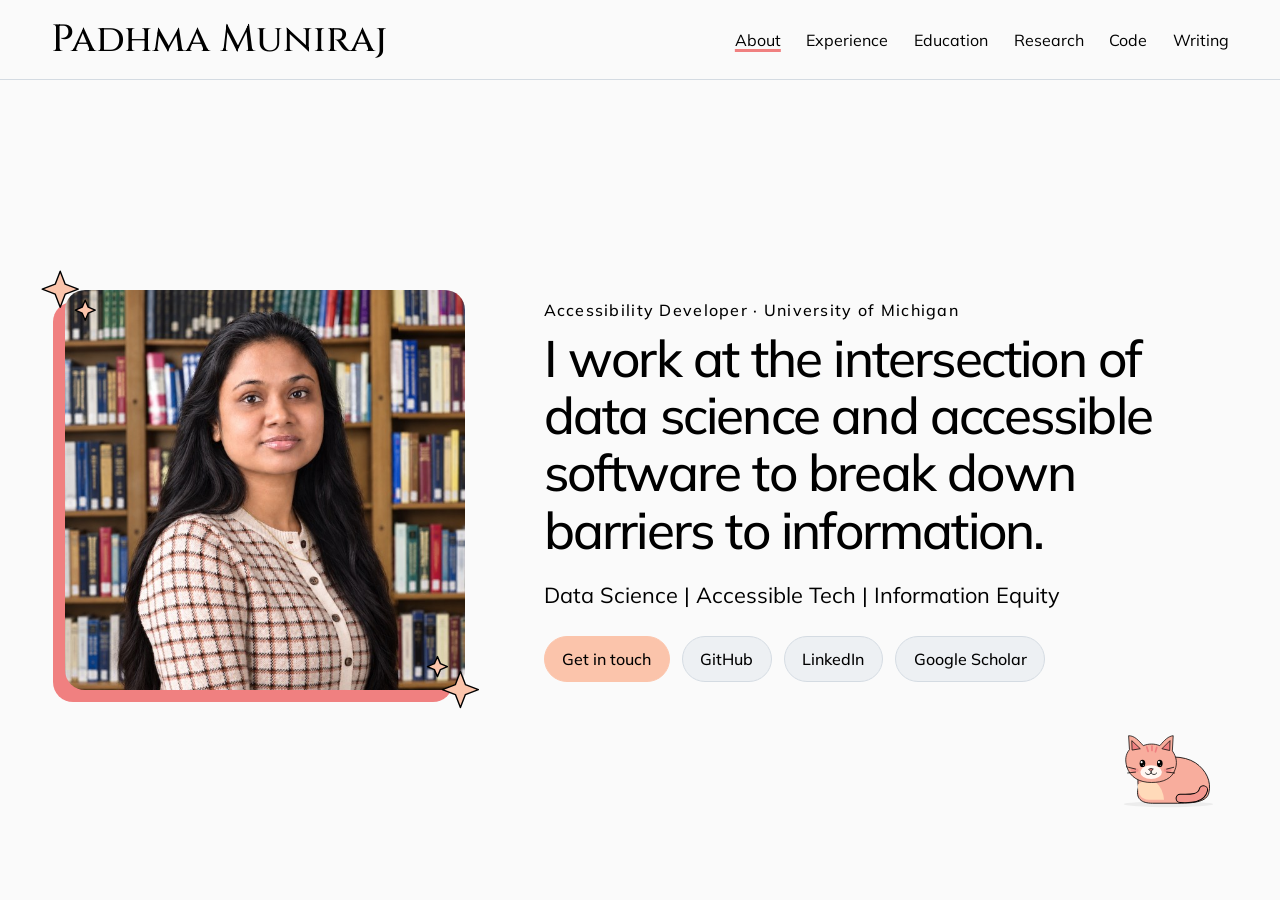
<file: index.html>
<!DOCTYPE html>
<html lang="en">
<head>
<meta charset="utf-8">
<meta name="viewport" content="width=device-width, initial-scale=1">
<title>Padhma Muniraj</title>
<meta name="description" content="Padhma Muniraj is a data scientist building accessible software and data tools to break down barriers to information. Explore her research, projects, and writing.">

<meta property="og:title" content="Padhma Muniraj — Data Scientist">
<meta property="og:description" content="Data science, accessible software, and information equity. Explore Padhma Muniraj’s research, open source projects, and technical writing.">
<meta property="og:type" content="profile">
<meta property="og:image" content="https://padhma.github.io/assets/padhma.jpg">
<meta property="og:image:alt" content="Padhma Muniraj">
<meta property="og:url" content="https://padhma.github.io/">
<meta name="twitter:card" content="summary_large_image">
<meta name="twitter:title" content="Padhma Muniraj — Data Scientist">
<meta name="twitter:description" content="Data Science | Accessible Tech | Information Equity">
<meta name="twitter:image" content="https://padhma.github.io/assets/padhma.jpg">
<link rel="canonical" href="https://padhma.github.io/">

<link rel="icon" href="assets/favicon.svg" type="image/svg+xml">

<link rel="preconnect" href="https://fonts.googleapis.com">
<link rel="preconnect" href="https://fonts.gstatic.com" crossorigin>
<link rel="stylesheet" href="https://fonts.googleapis.com/css2?family=Cinzel:wght@400;500;600&family=Mulish:wght@300;400;500;600;700&display=swap">

<link rel="stylesheet" href="style.css?v=53247de94712">
</head>

<body>

<a class="skip-link" href="#main">Skip to main content</a>

<header class="site-header">
  <div class="wrap header-inner">
    <a class="wordmark" href="index.html" aria-label="Padhma Muniraj — reload and return home">Padhma Muniraj</a>
    <nav aria-label="Main">
      <ul class="nav-list">
        <li><a href="#about">About</a></li>
        <li><a href="#experience">Experience</a></li>
        <li><a href="#education">Education</a></li>
        <li><a href="#research">Research</a></li>
        <li><a href="#code">Code</a></li>
        <li><a href="#writing">Writing</a></li>
      </ul>
    </nav>
  </div>
</header>

<main id="main">

  
  <section class="section section--intro" id="about" tabindex="-1" aria-labelledby="intro-h">
    <div class="wrap">

      <div class="intro-grid">

        <div class="intro-portrait">
          <img src="assets/padhma.jpg"
               alt="Padhma Muniraj, standing in front of a library bookshelf."
               width="640" height="640">
          <svg class="portrait-sparkles portrait-sparkles--top" viewBox="0 0 64 64" aria-hidden="true" focusable="false">
            <path class="forge-star portrait-star" d="m24 10 5 13 13 5-13 5-5 13-5-13-13-5 13-5Z"/>
            <path class="forge-star portrait-star" d="m49 39 3 7 7 3-7 3-3 7-3-7-7-3 7-3Z"/>
          </svg>
          <svg class="portrait-sparkles portrait-sparkles--bottom" viewBox="0 0 64 64" aria-hidden="true" focusable="false">
            <path class="forge-star portrait-star" d="m37 20 5 13 13 5-13 5-5 13-5-13-13-5 13-5Z"/>
            <path class="forge-star portrait-star" d="m14 5 3 7 7 3-7 3-3 7-3-7-7-3 7-3Z"/>
          </svg>
        </div>

        <div class="intro-text">
          <p class="eyebrow">Accessibility Developer · University of Michigan</p>
          <h1 id="intro-h">I work at the intersection of data science and accessible software to break down barriers to information.</h1>
          <p class="lede">Data Science | Accessible Tech | Information Equity</p>
          

          <ul class="action-row">
            <li><a class="btn btn--filled" href="mailto:padhma@umich.edu">Get in touch</a></li>
            <li><a class="btn btn--tonal" href="https://github.com/Padhma">GitHub</a></li>
            <li><a class="btn btn--tonal" href="https://www.linkedin.com/in/padhma-muniraj">LinkedIn</a></li>
            <li><a class="btn btn--tonal" href="https://scholar.google.com/citations?user=fTeH-1wAAAAJ&amp;hl=en">Google Scholar</a></li>
          </ul>

        </div>
      </div>
    </div>
    <div class="home-cat-stage" aria-hidden="true">
      <svg class="home-cat" viewBox="30 95 260 175" focusable="false">
        <defs>
          <g id="home-cat-face">
            <path class="cat-fur" d="M104 132c-5-16-3-29 6-40l-2-32c14 0 23 11 34 23 12-5 26-5 38 0 11-13 20-22 31-23l-2 35c10 14 12 29 6 44-7 20-27 29-54 29-28 0-50-12-57-36Z"/>
            <path class="cat-inner-ear" d="m116 72 19 18-18 3Zm87 0-18 18 17 4Z"/>
            <path class="cat-stripe" d="m150 86 3 10m9-12v10m11-7-3 10"/>
            <ellipse class="cat-muzzle" cx="160" cy="144" rx="25" ry="16"/>
            <g class="cat-eyes">
              <ellipse class="cat-eye" cx="140" cy="124" rx="6.5" ry="8.5"/>
              <ellipse class="cat-eye" cx="180" cy="124" rx="6.5" ry="8.5"/>
              <circle class="cat-eye-shine" cx="138" cy="121" r="2.4"/>
              <circle class="cat-eye-shine" cx="178" cy="121" r="2.4"/>
              <circle class="cat-eye-shine" cx="142" cy="128" r="1.1"/>
              <circle class="cat-eye-shine" cx="182" cy="128" r="1.1"/>
            </g>
            <ellipse class="cat-blush" cx="122" cy="140" rx="9" ry="5"/>
            <ellipse class="cat-blush" cx="198" cy="140" rx="9" ry="5"/>
            <path class="cat-nose" d="M155 137q5-3 10 0l-5 5Z"/>
            <path class="cat-face-line" d="M160 142v4m0 0q-7 8-13 0m13 0q7 8 13 0M124 137l-16-4m16 11-18 2m90-9 16-4m-16 11 18 2"/>
          </g>
        </defs>
        <ellipse class="cat-ground" cx="167" cy="258" rx="91" ry="6"/>
        <g class="cat-scene">
          <g class="cat-stretch-pose">
            <g class="cat-stretch-body">
              <path class="cat-tail-edge" d="M220 168c36-16 26-49 44-65"/>
              <path class="cat-tail-fill" d="M220 168c36-16 26-49 44-65"/>
              <path class="cat-fur" d="M100 199c28-31 49-62 91-61 33 0 47 21 42 48l-10 61q-4 10-17 4l-2-47c-24 8-48 6-67 18l-51 29q-18 8-27-1Z"/>
              <path class="cat-belly" d="M106 216q61-40 99-27l-1 15c-24 8-48 6-67 18l-51 29-16-3Z"/>
              <path class="cat-soft-paw" d="M118 218 68 253q-16 8-24-2-2-5 6-9l51-43Z"/>
            </g>
            <g class="cat-stretch-head" transform="translate(-25 113) scale(.65)">
              <use href="#home-cat-face"/>
              <rect class="cat-eye-cover" x="130" y="112" width="61" height="21" rx="8"/>
              <path class="cat-face-line" d="M133 124q7-8 14 0m26 0q7-8 14 0"/>
            </g>
          </g>
          <g class="cat-loaf-pose">
            <path class="cat-fur" d="M106 223c-5-24 6-46 29-54 25-9 63-11 87 5 21 14 33 38 27 61-4 17-26 21-63 21h-51c-23 0-36-9-29-33Z"/>
            <path class="cat-belly" d="M105 218q14-14 38-3 13 12 15 34h-31q-23-1-22-31Z"/>
            <path class="cat-tail-edge" d="M238 229c-4 17-24 18-47 17"/>
            <path class="cat-tail-fill" d="M238 229c-4 17-24 18-47 17"/>
            <g transform="translate(-9 66) scale(.88)">
              <use href="#home-cat-face"/>
            </g>
          </g>
        </g>
      </svg>
    </div>
  </section>

  
  <section class="section section--tint" id="experience" tabindex="-1" aria-labelledby="experience-h">
    <div class="wrap">
      <p class="section-eyebrow">Experience</p>
      <h2 id="experience-h" class="section-title">Where I've been</h2>


      <div class="experience-roadmap" tabindex="0" role="region" aria-label="Career roadmap from Odessa to the University of Michigan">
        <svg class="roadmap-paths" aria-hidden="true" focusable="false"></svg>
        <svg class="roadmap-doodle roadmap-doodle--current" viewBox="0 0 140 90" aria-hidden="true" focusable="false"><defs><mask id="flight-reveal-current" maskUnits="userSpaceOnUse" x="-12" y="-12" width="164" height="114"><path class="doodle-reveal" d="M4 82C28 68 40 45 27 36C5 20 5 61 37 63C65 64 77 30 61 22C43 12 40 47 66 48C90 51 100 34 108 24" pathLength="1" fill="none" stroke="white" stroke-width="8" stroke-linecap="round"/></mask></defs><path mask="url(#flight-reveal-current)" class="doodle-trail" d="M4 82C28 68 40 45 27 36C5 20 5 61 37 63C65 64 77 30 61 22C43 12 40 47 66 48C90 51 100 34 108 24"/><g class="doodle-airplane"><path class="doodle-paper" d="m99 24 35-19-11 39-10-15-14-5Z"/><path class="doodle-fold" d="m113 29 21-24-17 30-4-6Z"/></g></svg>
        <svg class="roadmap-doodle roadmap-doodle--start" viewBox="0 0 140 90" aria-hidden="true" focusable="false"><defs><mask id="flight-reveal-start" maskUnits="userSpaceOnUse" x="-12" y="-12" width="164" height="114"><path class="doodle-reveal" d="M4 82C28 68 40 45 27 36C5 20 5 61 37 63C65 64 77 30 61 22C43 12 40 47 66 48C90 51 100 34 108 24" pathLength="1" fill="none" stroke="white" stroke-width="8" stroke-linecap="round"/></mask></defs><path mask="url(#flight-reveal-start)" class="doodle-trail" d="M4 82C28 68 40 45 27 36C5 20 5 61 37 63C65 64 77 30 61 22C43 12 40 47 66 48C90 51 100 34 108 24"/><g class="doodle-airplane"><path class="doodle-paper" d="m99 24 35-19-11 39-10-15-14-5Z"/><path class="doodle-fold" d="m113 29 21-24-17 30-4-6Z"/></g></svg>
        <ol class="roadmap-stops">
        <li class="roadmap-stop roadmap-stop--tier-1">
          <article class="experience-chip">
            <p class="chip experience-date">Jul 2025 — Present</p>
            <h3 class="experience-role">Accessibility Developer</h3>
            <p class="experience-org">University of Michigan · Ann Arbor, MI</p>
            
            
          </article>
        </li>

        <li class="roadmap-stop roadmap-stop--tier-3">
          <article class="experience-chip">
            <p class="chip experience-date">Jan 2025 — Apr 2025</p>
            <h3 class="experience-role">Graduate Student Project Manager</h3>
            <p class="experience-org">Accessibility Remediation Program, University of Michigan · Ann Arbor, MI</p>
            
          </article>
        </li>

        <li class="roadmap-stop roadmap-stop--tier-2">
          <article class="experience-chip">
            <p class="chip experience-date">Dec 2024 — Apr 2025</p>
            <h3 class="experience-role">Research Assistant</h3>
            <p class="experience-org">School of Information, University of Michigan · Ann Arbor, MI</p>
            
          </article>
        </li>

        <li class="roadmap-stop roadmap-stop--tier-3">
          <article class="experience-chip">
            <p class="chip experience-date">Aug 2023 — Dec 2024</p>
            <h3 class="experience-role">Graduate Student Coach</h3>
            <p class="experience-org">Academic Support and Access Partnerships, University of Michigan · Ann Arbor, MI</p>
            
          </article>
        </li>

        <li class="roadmap-stop roadmap-stop--tier-2">
          <article class="experience-chip">
            <p class="chip experience-date">Jul 2022 — May 2023</p>
            <h3 class="experience-role">Independent Researcher</h3>
            <p class="experience-org">Anna University · India</p>
            
            
          </article>
        </li>

        <li class="roadmap-stop roadmap-stop--tier-3">
          <article class="experience-chip">
            <p class="tl-concurrent">Alongside IBM</p>
            <p class="chip experience-date">Aug 2021 — Dec 2022</p>
            <h3 class="experience-role">Technical Advisor</h3>
            <p class="experience-org"><abbr title="Mobile &amp; Web Application Development Lab">Mobile &amp; Web App Lab</abbr> · <abbr title="Bannari Amman Institute of Technology">BIT</abbr></p>
            
          </article>
        </li>

        <li class="roadmap-stop roadmap-stop--tier-1">
          <article class="experience-chip">
            <p class="chip experience-date">May 2020 — Jun 2022</p>
            <h3 class="experience-role">Software Engineer</h3>
            <p class="experience-org">IBM · Bengaluru, India</p>
            
            
          </article>
        </li>

        <li class="roadmap-stop roadmap-stop--tier-3">
          <article class="experience-chip">
            <p class="chip experience-date">May 2019 — Apr 2020</p>
            <h3 class="experience-role">Full-stack Developer</h3>
            <p class="experience-org">Freelance · Bengaluru, India</p>
            
          </article>
        </li>

        <li class="roadmap-stop roadmap-stop--tier-1">
          <article class="experience-chip">
            <p class="chip experience-date">Jul 2018 — Apr 2019</p>
            <h3 class="experience-role">Software Development Engineer, R&amp;D</h3>
            <p class="experience-org">Odessa · Bengaluru, India</p>
            
          </article>
        </li>
        </ol>
      </div>
    </div>
  </section>

  
  <section class="section" id="education" tabindex="-1" aria-labelledby="education-h">
    <div class="wrap">
      <p class="section-eyebrow">Education</p>
      <div class="education-heading">
        <h2 id="education-h" class="section-title">Where I learned</h2>
        <svg class="education-globe" viewBox="0 0 180 200" aria-hidden="true" focusable="false">
          <defs><clipPath id="education-earth-clip"><circle cx="90" cy="76" r="54"/></clipPath></defs>
          <path class="globe-frame" d="M65 12A70 70 0 0 1 115 141M70 18l-5-9m45 125 6 11M90 146v23m0-7c-3 12-18 10-23 17h46c-5-7-20-5-23-17Z"/>
          <g transform="rotate(-15 90 76)">
            <circle class="globe-ocean" cx="90" cy="76" r="54"/>
            <g clip-path="url(#education-earth-clip)">
              <g class="globe-land" data-globe-land></g>
              <g class="globe-grid" data-globe-grid></g>
            </g>
            <circle class="globe-outline" cx="90" cy="76" r="54"/>
          </g>
          <path class="globe-base" d="M66 179h48"/>
        </svg>
      </div>
      <ul class="education-grid">
        <li class="education-card pub-card">
          <h3>University of Michigan</h3>
          <p class="education-degree">Master of Science in Data Science</p>
          <p>Ann Arbor, Michigan, USA</p>
          <div class="education-meta">
            <p>Aug 2023 – May 2025</p>
            <span class="chip education-gpa">GPA: 3.787/4.0</span>
          </div>
        </li>
        <li class="education-card pub-card">
          <h3>Anna University</h3>
          <p class="education-degree">Bachelor of Technology in Information Technology</p>
          <p>Tamil Nadu, India</p>
          <div class="education-meta">
            <p>Aug 2015 – Apr 2019</p>
            <span class="chip education-gpa">GPA: 3.79/4.0</span>
          </div>
          <p class="education-honor"><span class="chip chip--award award-chip">Top Ranking Student Gold Medal</span></p>
        </li>
      </ul>
    </div>
  </section>

  
  <section class="section" id="research" tabindex="-1" aria-labelledby="research-h">
    <div class="wrap">
      <p class="section-eyebrow">Published Research</p>
      <div class="papers-atom-heading">
        <h2 id="research-h" class="section-title">What I've investigated</h2>
        <svg class="papers-atom" viewBox="0 0 180 180" aria-hidden="true" focusable="false">
          <g class="atom-orbit" transform="rotate(0 90 90)">
            <ellipse class="atom-ring" cx="90" cy="90" rx="24" ry="68"/>
            <path class="atom-trail"/><path class="atom-trail"/>
            <circle class="atom-electron" cx="114" cy="90" r="4"/>
            <circle class="atom-electron" cx="66" cy="90" r="4"/>
          </g>
          <g class="atom-orbit" transform="rotate(60 90 90)">
            <ellipse class="atom-ring" cx="90" cy="90" rx="24" ry="68"/>
            <path class="atom-trail"/><path class="atom-trail"/>
            <circle class="atom-electron" cx="90" cy="158" r="4"/>
            <circle class="atom-electron" cx="90" cy="22" r="4"/>
          </g>
          <g class="atom-orbit" transform="rotate(120 90 90)">
            <ellipse class="atom-ring" cx="90" cy="90" rx="24" ry="68"/>
            <path class="atom-trail"/><path class="atom-trail"/>
            <circle class="atom-electron" cx="107" cy="138" r="4"/>
            <circle class="atom-electron" cx="73" cy="42" r="4"/>
          </g>
          <circle class="atom-halo" cx="90" cy="90" r="16"/>
          <circle class="atom-nucleus" cx="90" cy="90" r="9"/>
        </svg>
      </div>

      <div class="collection" id="paper-collection" data-shelf tabindex="0" role="region" aria-label="Publications"><ol class="pub-list">

        <li class="pub">
          <article class="pub-card">
            <p class="pub-year">2023</p>
            <h3 class="pub-title">
              <a href="https://www.sciencedirect.com/science/article/pii/S2666603023000027">
                HNTSumm: Hybrid text summarization of transliterated news articles
              </a>
            </h3>
            <p class="pub-meta">
              Padhma Muniraj, K. R. Sabarmathi, R. Leelavathi<br>
              <em>International Journal of Intelligent Networks</em> · Elsevier · March 2023
            </p>
            <p class="pub-venue">International Journal of Intelligent Networks · 2023</p>
            
            <p><span class="chip badge">Cited 27 times</span></p>
          </article>
        </li>

        <li class="pub">
          <article class="pub-card">
            <p class="pub-year">2022</p>
            <h3 class="pub-title">
              <a href="https://tnsroindia.org.in/JOURNAL/issue73/ISSUE%2073%20-%20FULL%20TEXT%20PART%2003.pdf">
                Classification of Outdoor Natural Scenes using Discrete Wavelet Transform
                and Resilient and RBF ANN Classifiers
              </a>
            </h3>
            <p class="pub-meta">
              S. Sundara Murthy, Padhma Muniraj, Amitabh Wahi<br>
              <em>Indian Journal of Natural Sciences</em> · Vol. 13, Issue 73 · August 2022
            </p>
            <p class="pub-venue">Indian Journal of Natural Sciences · 2022</p>
            
          </article>
        </li>

      </ol></div>

      <p class="section-footer">
        <a class="link-arrow" href="https://scholar.google.com/citations?user=fTeH-1wAAAAJ&amp;hl=en">
          Full publication list on Google Scholar
        </a>
      </p>
    </div>
  </section>

  
  <section class="section section--tint" id="code" tabindex="-1" aria-labelledby="code-h">
    <div class="wrap">
      <p class="section-eyebrow">Open Source Projects</p>
      <div class="projects-heading">
        <h2 id="code-h" class="section-title">Things I've built</h2>
        <svg class="projects-forge" viewBox="0 0 280 210" aria-hidden="true" focusable="false">
          <defs><clipPath id="forge-above-stone"><path d="M0 0h280v146H0Z"/></clipPath></defs>
          <g clip-path="url(#forge-above-stone)">
            <g class="forge-sword">
              <path class="sword-blade" d="m145 17 10 22-2 63h-16l-2-63Z"/>
              <path class="sword-ridge" d="M145 22v78"/>
              <path class="sword-guard" d="m123 100 22 4 22-4 2 8-24 4-24-4Z"/>
              <path class="sword-grip" d="M140 111h10v23h-10Z"/>
              <path class="sword-detail" d="m141 116 8 3m-8 3 8 3m-8 3 8 3"/>
              <path class="sword-pommel" d="m145 133 8 5-8 6-8-6Z"/>
            </g>
          </g>
          <g class="forge-stone">
            <path class="stone-face" d="m68 148 153 1-9 35-133 3Z"/>
            <path class="stone-side" d="m201 135 20 14-9 35-17-14Z"/>
            <path class="stone-top" d="m78 135 123 0 20 14-153-1Z"/>
            <path class="stone-detail" d="m96 155 7 8-4 11m70-16-5 6 8 7m-56 9 19-1m53-3 8-1"/>
          </g>
          <g class="forge-hammer">
            <path class="hammer-handle" d="m70 74 4-4 46 49-4 4Z"/>
            <g transform="rotate(-40 118 121)">
              <rect class="hammer-head" x="95" y="109" width="46" height="24" rx="3"/>
              <path class="hammer-detail" d="M101 113v16m34-16v16"/>
            </g>
          </g>
          <g class="forge-impact">
            <path d="m113 126-5-9m18 7 5-9m-29 21-11-3m45-3 10-6"/>
            <path class="impact-accent" d="m117 119 3-9m-21 14-5-5"/>
          </g>
          <g class="forge-stars">
            <path class="forge-star" d="m119 48 3 7 7 3-7 3-3 7-3-7-7-3 7-3Z"/>
            <path class="forge-star" d="m177 26 2 6 6 2-6 2-2 6-2-6-6-2 6-2Z"/>
            <path class="forge-star" d="m178 82 3 6 6 3-6 2-3 7-2-7-7-2 7-3Z"/>
          </g>
        </svg>
      </div>

      <ul class="card-grid">

        <li class="card card--feature">
          <p class="chip chip--award card-flag award-chip">Adopted by multiple U.S. universities</p>
          <h3 class="card-title">
            <a href="https://github.com/Padhma/research-guides-pa11y">Research Guides Pa11y</a>
          </h3>
          <p class="card-text">Comprehensive WCAG 2.1 AA automated compliance scanner for Research Guides. Built for the University of Michigan Library, this tool is designed to work on any LibGuides CMS instance (version 2 and later).</p>
          <p class="card-tags"><span class="chip">Python</span><span class="chip">axe-core</span><span class="chip">WCAG 2.1 AA</span></p>
        </li>

        <li class="card">
          <h3 class="card-title">
            <a href="https://github.com/Padhma/capstone">Structured Search with LLM Agents</a>
          </h3>
          <p class="card-text">A research project investigating whether classical tree-based search algorithms (DFS, BFS, A*) can make LLM-driven web navigation agents more robust and efficient.</p>
          <p class="card-tags"><span class="chip">Python</span><span class="chip">PyMC</span><span class="chip">Selenium</span></p>
        </li>

        <li class="card">
          <h3 class="card-title">
            <a href="https://github.com/Padhma/spotify-clustering">Spotify Clustering</a>
          </h3>
          <p class="card-text">A Bayesian unsupervised learning study that uncovers latent structure in Spotify track features using two probabilistic clustering approaches: Bayesian Gaussian Mixture Models (B-GMM) and Hierarchical Bayesian Mixture Models (HBMM), applied to a stratified sample of 40,000 tracks across 125 genres.</p>
          <p class="card-tags"><span class="chip">PyMC</span><span class="chip">Bayesian</span><span class="chip">PCA</span></p>
        </li>

      </ul>

      <p class="section-footer">
        <a class="link-arrow" href="https://github.com/Padhma">More on GitHub</a>
      </p>
    </div>
  </section>

  
  <section class="section" id="writing" tabindex="-1" aria-labelledby="writing-h">
    <div class="wrap">

      <div class="shelf-head">
        <div class="writing-heading">
          <p class="section-eyebrow">Writing</p>
          <h2 id="writing-h" class="section-title">Things I've unpacked</h2>
        <svg class="papers-writing" viewBox="0 0 300 210" aria-hidden="true" focusable="false">
          <g class="paper-stack">
            <path class="writing-paper" d="m18 159 98-14 58 27-98 19Z"/>
            <path class="writing-paper" d="m18 155 98-14 58 27-98 19Z"/>
            <path class="writing-paper" d="m18 151 98-14 58 27-98 19Z"/>
            <path class="writing-paper" d="m18 147 98-14 58 27-98 19Z"/>
            <path class="paper-crease" d="m53 153 51-8m-42 15 65-10"/>
          </g>
          <g class="ink-bottle">
            <path class="ink-bottle-body" d="M190 153v-9h22v9c8 3 12 9 10 17l-3 19c-6 5-25 5-31 0l-3-19c-2-8 1-14 5-17Z"/>
            <path class="ink-bottle-cap" d="M187 142q14-5 28 0v7h-28Z"/>
            <ellipse class="ink-bottle-mouth" cx="201" cy="145" rx="9" ry="2.4"/>
            <path class="ink-bottle-shine" d="M192 162q-4 8-1 15"/>
          </g>
          <g class="papers-quill">
            <path class="quill-feather" d="M112 132c-1-21 6-44 17-63l-1 15 13-28-3 15c11-25 24-43 39-49 9-4 18-3 24 1-4 23-18 44-36 59l15-5c-12 15-26 25-43 32l15-2c-13 14-28 21-40 25Z"/>
            <path class="quill-detail" d="M113 132q24-68 76-101m-65 80-3-14m13-8-1-15m7 31 15-9m-10-18 14-12"/>
            <path class="quill-nib" d="m103 154 7-23 12-7-7 22-12 8Z"/>
            <path class="quill-nib-slit" d="m103 154 10-17"/>
            <circle class="quill-nib-hole" cx="113" cy="135" r="1.6"/>
          </g>
        </svg>
        </div>
        <div class="shelf-nav" hidden>
          <button type="button" class="icon-btn" data-shelf-prev aria-controls="story-shelf"
                  aria-label="Scroll articles left">
            <svg viewBox="0 0 24 24" aria-hidden="true" focusable="false">
              <path d="M15 5l-7 7 7 7" fill="none" stroke="currentColor" stroke-width="2"
                    stroke-linecap="round" stroke-linejoin="round"/>
            </svg>
          </button>
          <button type="button" class="icon-btn" data-shelf-next aria-controls="story-shelf"
                  aria-label="Scroll articles right">
            <svg viewBox="0 0 24 24" aria-hidden="true" focusable="false">
              <path d="M9 5l7 7-7 7" fill="none" stroke="currentColor" stroke-width="2"
                    stroke-linecap="round" stroke-linejoin="round"/>
            </svg>
          </button>
        </div>
      </div>
      

      <div class="shelf" id="story-shelf" data-shelf tabindex="0" role="region"
           aria-label="Medium articles. Scroll with the arrow keys or the buttons above.">
        <ul class="shelf-track">

          <li class="story">
            <a href="https://medium.com/swlh/3-ways-to-filter-pandas-dataframe-by-column-values-dfb6609b31de">
              <p class="story-pub chip">The Startup</p>
              <h3 class="story-title">3 ways to filter a pandas DataFrame by column values</h3>
              <p class="story-sub" data-source="subtitle">Some flexible approaches to combine multiple filters</p>
              <img class="story-img" loading="lazy" referrerpolicy="no-referrer" alt=""
                   src="https://miro.medium.com/v2/da:true/resize:fit:800/0*gDllw_3KFB_6BrPA">
              <p class="story-date">May 2020</p>
            </a>
          </li>

          <li class="story">
            <a href="https://medium.com/data-science/nitty-gritty-of-advanced-indexing-in-pandas-9850b2d50220">
              <p class="story-pub chip">Towards Data Science</p>
              <h3 class="story-title">Nitty-gritty of advanced indexing in pandas</h3>
              <p class="story-sub" data-source="subtitle">Why Multi-level Indexing is not as daunting as it seems</p>
              <img class="story-img" loading="lazy" referrerpolicy="no-referrer" alt=""
                   src="https://miro.medium.com/v2/da:true/resize:fit:800/0*homoXeHnSxOP3U6X">
              <p class="story-date">April 2020</p>
            </a>
          </li>

          <li class="story">
            <a href="https://medium.com/data-science/timestamp-vs-timedelta-vs-time-period-afad0a48a7d1">
              <p class="story-pub chip">Towards Data Science</p>
              <h3 class="story-title">Timestamp vs. Timedelta vs. Time Period</h3>
              <p class="story-sub" data-source="existing">Understanding pandas time series data structures.</p>
              <img class="story-img" loading="lazy" referrerpolicy="no-referrer" alt=""
                   src="https://miro.medium.com/v2/da:true/resize:fit:800/0*goF0VXkYxghil5Zt">
              <p class="story-date">June 2020</p>
            </a>
          </li>

          <li class="story">
            <a href="https://medium.com/better-programming/recreating-githubs-contribution-graph-using-python-flask-and-google-sheets-73ce9c096784">
              <p class="story-pub chip">Better Programming</p>
              <h3 class="story-title">Recreate GitHub's contribution graph using Flask and Google Sheets</h3>
              <p class="story-sub" data-source="subtitle">Consistency breeds consistency</p>
              <img class="story-img" loading="lazy" referrerpolicy="no-referrer" alt=""
                   src="https://miro.medium.com/v2/resize:fit:800/1*xrVcailxD9lfjXcseQXMQA.png">
              <p class="story-date">April 2020</p>
            </a>
          </li>

          <li class="story">
            <a href="https://medium.com/@padhmamuniraj/visualizing-qs-world-university-rankings-92cb9f4357ef">
              <p class="story-pub chip">Medium</p>
              <h3 class="story-title">Visualizing QS World University Rankings</h3>
              <p class="story-sub" data-source="subtitle">Exploring the educational institutions around the world from 2017 to 2022</p>
              <img class="story-img" loading="lazy" referrerpolicy="no-referrer" alt=""
                   src="https://miro.medium.com/v2/da:true/resize:fit:800/0*4niEaYKAbM9E4phY">
              <p class="story-date">February 2022</p>
            </a>
          </li>

          <li class="story">
            <a href="https://medium.com/analytics-vidhya/3-ways-to-deal-with-settingwithcopywarning-in-pandas-f06bfbd0a86b">
              <p class="story-pub chip">Analytics Vidhya</p>
              <h3 class="story-title">3 ways to deal with SettingWithCopyWarning in pandas</h3>
              <p class="story-sub" data-source="excerpt">It doesn’t pay to ignore warnings. Even when they don’t make sense.</p>
              <img class="story-img" loading="lazy" referrerpolicy="no-referrer" alt=""
                   src="https://miro.medium.com/v2/resize:fit:800/1*nQ46cij3YyfarLPbFyoYoQ.png">
              <p class="story-date">December 2021</p>
            </a>
          </li>

          <li class="story">
            <a href="https://medium.com/analytics-vidhya/loss-functions-to-evaluate-regression-models-8dac47e327e2">
              <p class="story-pub chip">Analytics Vidhya</p>
              <h3 class="story-title">Loss functions to evaluate regression models</h3>
              <p class="story-sub" data-source="excerpt">There are many loss functions for evaluating regression models.</p>
              <img class="story-img" loading="lazy" referrerpolicy="no-referrer" alt=""
                   src="https://miro.medium.com/v2/resize:fit:800/1*5rXejhcKLorK7JiXnQH-tg.jpeg">
              <p class="story-date">December 2021</p>
            </a>
          </li>

          <li class="story">
            <a href="https://medium.com/analytics-vidhya/analyzing-popular-repositories-on-github-f6ee81e7ad4e">
              <p class="story-pub chip">Analytics Vidhya</p>
              <h3 class="story-title">Analyzing popular repositories on GitHub</h3>
              <p class="story-sub" data-source="excerpt">By analyzing the repositories on GitHub, we can get valuable insights.</p>
              <img class="story-img" loading="lazy" referrerpolicy="no-referrer" alt=""
                   src="https://miro.medium.com/v2/resize:fit:800/1*DbJrZ73enNNmnB_UxBDcmQ.jpeg">
              <p class="story-date">July 2021</p>
            </a>
          </li>

          <li class="story">
            <a href="https://medium.com/analytics-vidhya/10-ted-talks-that-will-inspire-every-data-professional-9b42037bcec1">
              <p class="story-pub chip">Analytics Vidhya</p>
              <h3 class="story-title">10 TED talks that will inspire every data professional</h3>
              <p class="story-sub" data-source="excerpt">Can we save lives using data? How innovative are we with data?</p>
              <img class="story-img" loading="lazy" referrerpolicy="no-referrer" alt=""
                   src="https://miro.medium.com/v2/resize:fit:800/1*pgoMKxVWVPmB8n3pQjduEg.png">
              <p class="story-date">May 2021</p>
            </a>
          </li>

          <li class="story">
            <a href="https://medium.com/analytics-vidhya/python-3-9-is-out-explore-7-exciting-python-3-9-features-that-you-should-know-5300b08eca81">
              <p class="story-pub chip">Analytics Vidhya</p>
              <h3 class="story-title">7 exciting Python 3.9 features you should know</h3>
              <p class="story-sub" data-source="excerpt">This article presents you with a list of Python 3.9 features that you can try right now.</p>
              <img class="story-img" loading="lazy" referrerpolicy="no-referrer" alt=""
                   src="https://miro.medium.com/v2/resize:fit:800/1*UIInd-2A3F1jvLDjL58p5w.jpeg">
              <p class="story-date">October 2020</p>
            </a>
          </li>

          <li class="story">
            <a href="https://medium.com/analytics-vidhya/one-more-gem-to-your-data-science-crown-12cac0b1c627">
              <p class="story-pub chip">Analytics Vidhya</p>
              <h3 class="story-title">One more gem to your data science crown</h3>
              <p class="story-sub" data-source="excerpt">What if there is a way through which you can obtain web data without manually copy-pasting?</p>
              <img class="story-img" loading="lazy" referrerpolicy="no-referrer" alt=""
                   src="https://miro.medium.com/v2/da:true/resize:fit:800/0*eivq2Y4BeAoWhSXr">
              <p class="story-date">March 2020</p>
            </a>
          </li>

          <li class="story">
            <a href="https://medium.com/@padhmamuniraj/demystifying-classification-algorithms-and-evaluation-metrics-c915f18f9dff">
              <p class="story-pub chip">Medium</p>
              <h3 class="story-title">Demystifying classification algorithms and evaluation metrics</h3>
              <p class="story-sub" data-source="subtitle">A simple guide on Machine Learning Classification Algorithms</p>
              <img class="story-img" loading="lazy" referrerpolicy="no-referrer" alt=""
                   src="https://miro.medium.com/v2/da:true/resize:fit:800/0*Jmcu89yq9VlxjEVk">
              <p class="story-date">March 2020</p>
            </a>
          </li>

        </ul>
      </div>

      <p class="section-footer">
        <a class="link-arrow" href="https://padhmamuniraj.medium.com/">All articles on Medium</a>
      </p>
    </div>
  </section>

  
  <section class="section section--close" id="contact" tabindex="-1" aria-labelledby="contact-h">
    <div class="wrap closing">
      <h2 id="contact-h" class="closing-title">Currently open to new roles.</h2>
      
      <p><a class="btn btn--filled btn--lg" href="#" data-email-link aria-label="Email me">Email me</a></p>
      <p class="closing-credit">© 2026 Padhma Muniraj</p>
    </div>
  </section>

</main>



<script src="script.js?v=415f3d8a199d" defer></script>
</body>
</html>
</file>
<file: style.css>
:root {
  --light-coral:#f08080; --sweet-salmon:#f4978e; --powder-blush:#f8ad9d;
  --peach-fuzz:#fbc4ab; --soft-apricot:#ffdab9; --award-background:#a63e49;
  --primary:#30343b; --secondary:#4f5863;
  --surface:#fafafa;
  --surface-1:#f4f5f6;
  --card-surface:#ffffff;
  --ink:#20252b; --line:#d4dbe2; --header-h:5rem;
  --sans:"Mulish",system-ui,sans-serif; --display:"Cinzel",Georgia,serif;
  --gutter:clamp(1.25rem,4vw,4rem);
}
* { box-sizing:border-box; }
body,h1,h2,h3,p,ul,ol { margin:0; padding:0; }
ul,ol { list-style:none; }
html,body { height:100%; overflow:hidden; }
body { font:400 1rem/1.5 var(--sans); background:var(--surface); color:#000; }
button { font:inherit; color:#000; }
a { color:#000; text-underline-offset:.2em; }
img { display:block; max-width:100%; height:auto; }
:focus-visible { outline:3px solid var(--primary); outline-offset:4px; }
.section:focus { outline:none; }
.wrap { width:100%; max-width:1480px; margin-inline:auto; padding-inline:var(--gutter); }
.skip-link { position:fixed; top:-5rem; left:1rem; z-index:200; background:var(--surface); color:#000; padding:1rem; }
.skip-link:focus { top:0; }
.site-header { position:fixed; inset:0 0 auto; height:var(--header-h); z-index:100; background:var(--surface); border-bottom:1px solid var(--line); }
.header-inner { height:100%; display:flex; justify-content:space-between; align-items:center; gap:1rem; }
.wordmark { font:500 38px/1.2 var(--display); color:#000; white-space:nowrap; text-decoration:none; }
.nav-list { display:flex; gap:clamp(1rem,2vw,2rem); }
.nav-list a { display:block; padding:.5rem 0; font-size:1rem; text-decoration:none; color:#000; }
.nav-list a:hover,.nav-list a[aria-current] { color:#000; text-decoration:underline; }
main { position:fixed; inset:var(--header-h) 0 0; overflow-y:auto; overflow-x:hidden; scroll-snap-type:y mandatory; scrollbar-width:none; }
main::-webkit-scrollbar { display:none; }
.section { height:100%; padding-block:clamp(1rem,3vh,2.5rem); display:flex; align-items:center; scroll-snap-align:start; scroll-snap-stop:always; }
.section > .wrap { max-height:100%; min-height:0; display:flex; flex-direction:column; }
.section--tint,.section--close { background:var(--surface-1); }
.section-eyebrow,.eyebrow { color:#000; font-size:1rem; font-weight:500; letter-spacing:.08em; margin-bottom:.5rem; }
.section-title,.closing-title { font-size:clamp(1.75rem,3.4vw,3rem); line-height:1.15; letter-spacing:-.035em; margin-bottom:1rem; font-weight:500; }
h1 { font-size:clamp(2rem,4vw,3.5rem); line-height:1.12; letter-spacing:-.035em; font-weight:500; margin-bottom:1.25rem; }
.intro-grid { display:grid; grid-template-columns:minmax(0,1fr) minmax(0,1.6fr); align-items:center; gap:clamp(2rem,5vw,5rem); }
.intro-portrait { max-width:25rem; width:100%; justify-self:center; }
.intro-portrait img { width:100%; max-height:55vh; object-fit:cover; border-radius:20px; }
.lede { font-size:clamp(1.125rem,1.7vw,1.4rem); line-height:1.5; max-width:48ch; color:#000; margin-bottom:1.5rem; }
.action-row { display:flex; flex-wrap:wrap; gap:.75rem; }
.btn { display:inline-flex; align-items:center; justify-content:center; min-height:44px; padding:.65rem 1.1rem; border:1px solid var(--line); border-radius:10px; text-decoration:none; font-size:1rem; font-weight:500; }
.btn--filled { background:var(--light-coral); color:#000; border-color:var(--light-coral); }
.btn:hover { box-shadow:0 2px 8px #20252b18; }
.collection-head { display:flex; justify-content:space-between; align-items:center; gap:1rem; margin-bottom:1rem; }
.collection-hint { color:#000; font-size:1rem; }
.shelf-nav { display:flex; gap:.5rem; flex-shrink:0; }
.shelf-nav[hidden] { display:none; }
.icon-btn { width:44px; height:44px; display:inline-flex; align-items:center; justify-content:center; background:transparent; border:1px solid var(--line); border-radius:50%; cursor:pointer; font-size:1.25rem; }
.icon-btn svg { width:22px; height:22px; }
.icon-btn:disabled { opacity:.35; cursor:default; }
.collection,.shelf { min-height:0; overflow-x:auto; overflow-y:hidden; scroll-snap-type:x mandatory; scrollbar-width:thin; scrollbar-color:var(--line) transparent; padding:.3rem .3rem .75rem; margin-inline:-.3rem; }
.timeline { display:grid; grid-auto-flow:column; grid-template-rows:repeat(3,minmax(0,1fr)); grid-auto-columns:calc((100% - 4rem)/3); gap:.75rem 2rem; }
.tl-item { position:relative; padding-left:1.35rem; border-left:2px solid var(--line); scroll-snap-align:start; }
.tl-marker { position:absolute; left:-6px; top:.5rem; width:10px; height:10px; border-radius:50%; background:var(--primary); }
.tl-date { font-size:1rem; line-height:1.35; color:#000; margin-bottom:.4rem; }
.tl-role { font-size:1.25rem; line-height:1.25; color:#000; font-weight:500; margin-bottom:.4rem; }
.tl-org { font-size:1rem; line-height:1.4; color:#000; }
.tl-concurrent { font-size:1rem; color:#000; margin-bottom:.2rem; }
.pub-list,.card-grid { display:grid; grid-auto-flow:column; grid-auto-columns:calc((100% - 2rem)/2); gap:2rem; }
.card-grid { grid-auto-columns:calc((100% - 3rem)/3); gap:1.5rem; }
.pub,.card { scroll-snap-align:start; }
.pub-card { border-top:2px solid var(--line); padding-top:1.25rem; }
.pub-year { font-size:1.125rem; color:#000; margin-bottom:.75rem; }
.pub-title,.card-title { font-size:clamp(1.25rem,1.8vw,1.6rem); line-height:1.3; font-weight:500; margin-bottom:1rem; }
.pub-title a,.card-title a { color:#000; text-decoration:none; }
.pub-title a:hover,.card-title a:hover { color:#000; text-decoration:underline; }
.pub-meta { font-size:1rem; color:#000; line-height:1.6; margin-bottom:1rem; }
.badge,.card-flag { display:inline-block; font-size:1rem; color:#000; background:var(--powder-blush); padding:.3rem .65rem; border-radius:6px; }
.card { background:var(--card-surface); border:1px solid var(--line); border-radius:16px; padding:1.5rem; }
.card-flag { margin-bottom:1rem; }
.card-tags { display:flex; flex-wrap:wrap; gap:.5rem; }
.card-tags span { font-size:1rem; color:#000; }
.card-tags span + span::before { content:"· "; }
.section-footer { font-size:1rem; margin-top:1.25rem; }
.link-arrow::after { content:" →"; }
.shelf-head { display:flex; justify-content:space-between; align-items:center; gap:1rem; }
.shelf-track { display:flex; gap:1.5rem; width:max-content; }
.story { width:clamp(17rem,27vw,23rem); scroll-snap-align:start; }
.story > a { display:flex; flex-direction:column; height:100%; color:#000; text-decoration:none; padding:1.25rem; background:var(--card-surface); border:1px solid var(--line); border-radius:16px; }
.story-pub,.story-date { font-size:1rem; color:#000; }
.story-title { font-size:1.35rem; line-height:1.3; font-weight:500; margin-block:.75rem; }
.story-sub { display:block; font-size:1rem; line-height:1.45; margin-bottom:1rem; }
.story-img { width:100%; height:clamp(5rem,18vh,11rem); object-fit:cover; border-radius:8px; margin-top:auto; }
.story-date { margin-top:.75rem; }
.closing { text-align:center; }
.closing-credit { margin-top:2rem; color:#000; font-size:1rem; }
@media (max-width:1000px) {
 .timeline { grid-auto-columns:calc((100% - 2rem)/2); }
 .card-grid { grid-auto-columns:calc((100% - 1.5rem)/2); }
}
@media (max-width:700px) {
 :root { --header-h:7rem; }
 .header-inner { flex-direction:column; justify-content:center; gap:.65rem; }
 .nav-list { gap:1rem; max-width:calc(100vw - 2.5rem); overflow-x:auto; }
 .nav-list a { font-size:1rem; }
 .intro-grid { grid-template-columns:1fr; gap:1.25rem; }
 .intro-portrait { width:min(27vw,8rem); }
 .intro-portrait img { max-height:18vh; }
 h1 { font-size:clamp(1.75rem,6vw,2.5rem); margin-bottom:.75rem; }
 .eyebrow { margin-bottom:.5rem; }
 .lede { font-size:1.125rem; margin-bottom:1rem; }
 .action-row { gap:.5rem; }
 .btn { padding:.5rem .75rem; }
 .timeline { grid-auto-columns:100%; gap:1.25rem 1.5rem; }
 .tl-role { font-size:1.25rem; }
 .pub-list,.card-grid { grid-auto-columns:100%; }
 .collection-hint { max-width:23ch; }
 .story { width:calc(100vw - 3rem); }
 .section-title { margin-bottom:.75rem; }
 .collection-head { margin-bottom:.5rem; }
}
@media (max-height:700px) {
 .section { padding-block:1rem; }
 .timeline { grid-template-rows:repeat(2,minmax(0,1fr)); grid-auto-columns:calc((100% - 4rem)/3); gap:1rem 2rem; }
 .intro-portrait { width:min(25vw,15rem); }
 .story-img { height:5rem; }
}
@media (max-height:700px) and (max-width:700px) {
 .timeline { grid-auto-columns:100%; }
 .intro-grid { grid-template-columns:1fr; }
 .intro-portrait { display:none; }
 .lede { margin-bottom:.75rem; }
}
@media (max-height:450px) {
 :root { --header-h:3.5rem; }
 .header-inner { flex-direction:row; }
 .timeline { grid-template-rows:1fr; grid-auto-columns:calc((100% - 2rem)/2); }
 .pub-list,.card-grid { grid-auto-columns:100%; }
 .intro-grid { grid-template-columns:1fr; }
 .intro-portrait,.eyebrow { display:none; }
 .section-eyebrow { display:none; }
 .story-img { display:none; }
 .story-title { font-size:1.25rem; margin-block:.5rem; }
 .section-footer { margin-top:.5rem; }
 .collection-hint { display:none; }
 .collection-head { justify-content:flex-end; }
 .collection { padding-bottom:.3rem; }
}
@media (prefers-reduced-motion:reduce) { *,*::before,*::after { scroll-behavior:auto!important; } }
@media (forced-colors:active) { .card,.story>a,.icon-btn,.btn { border:1px solid CanvasText; } .tl-marker { background:CanvasText; } }

/* Short viewports spend width on the timeline rather than shrinking type. */
@media (max-height:600px) {
 .timeline { grid-template-rows:1fr; }
}

.pub-venue { display:none; font-size:1rem; color:#000; }
@media (max-width:700px) and (max-height:700px) {
 #research .section-eyebrow { display:none; }
 .pub-meta,.pub-year { display:none; }
 .pub-venue { display:block; }
 .pub-card { padding-top:.5rem; }
 .pub-title { font-size:1.25rem; margin-bottom:.75rem; }
 .story-img { display:none; }
}
@media (min-height:701px) and (max-width:700px) {
 .intro-portrait { display:block; width:min(27vw,8rem); }
}
@media (max-height:450px) {
 .pub-meta,.pub-year { display:none; }
 .pub-venue { display:block; }
 .pub-card { padding-top:.5rem; }
 .pub-title { font-size:1.25rem; margin-bottom:.5rem; }
 .card { padding:.75rem; }
 .card-flag { margin-bottom:.5rem; }
 .card-title { font-size:1.25rem; margin-bottom:.5rem; }
 .story > a { padding:1rem; }
}

@media (min-height:701px) {
 #experience .collection-head { margin-bottom:.5rem; }
 #experience .section-title { margin-bottom:.75rem; }
 .tl-date,.tl-role { margin-bottom:.25rem; }
 .tl-org { line-height:1.35; }
}

/* Original Material card treatment; the palette is reserved for accents. */
.btn { border-radius:999px; }
.btn--tonal { background:#edf0f3; }
.pub-card {
 background:var(--card-surface);
 border:1px solid var(--line);
 border-left:4px solid var(--sweet-salmon);
 border-radius:16px;
 padding:1.25rem;
 box-shadow:0 1px 3px #20252b0f;
}
.card,.story > a { box-shadow:0 1px 3px #20252b0f; }
.card--feature { border-left:4px solid var(--light-coral); }
.badge,.card-flag { background:var(--soft-apricot); }
.nav-list a[aria-current] { text-decoration-color:var(--light-coral); text-decoration-thickness:3px; }
.tl-marker { background:var(--light-coral); }
.tl-item { border-left-color:var(--powder-blush); }
@media (max-height:700px) { .pub-card { padding:.75rem; } }

/* Restore the original project grid: one featured card, two supporting cards. */
.card-grid {
 display:grid;
 grid-auto-flow:row;
 grid-auto-columns:auto;
 grid-template-columns:repeat(2,minmax(0,1fr));
 gap:1.25rem;
}
.card--feature { grid-column:1 / -1; }
.card-text { font-size:1rem; line-height:1.5; color:#000; }
.card-tags { margin-top:1rem; }
@media (max-width:767px) {
 .card-grid { grid-template-columns:1fr; }
}
#code .card { padding:1rem; }
#code .card-title,#code .card-flag { margin-bottom:.5rem; }
#code .card-tags { margin-top:.5rem; }

/* Requested accents and education section. */
.intro-portrait { position:relative; }
.intro-portrait::before {
 content:"";
 position:absolute;
 inset:0;
 transform:translate(-.75rem,.75rem);
 border-radius:20px;
 background:#f08080;
}
.intro-portrait img { position:relative; }
.action-row .btn--filled { background:#fbc4ab; border-color:#fbc4ab; }
.tl-item { border-left-color:#f4978e; }
.badge,.card-flag,.card-tags span,.tl-tags span,.tl-concurrent,.education-gpa { background:#fbc4ab; }
.card-tags span,.tl-tags span,.tl-concurrent,.education-gpa { padding:.2rem .65rem; border-radius:999px; }
.card-tags span + span::before { content:none; }
.education-grid { display:grid; grid-template-columns:repeat(2,minmax(0,1fr)); gap:2rem; }
.education-card h3 { font-size:1.5rem; font-weight:500; line-height:1.25; margin-bottom:.75rem; }
.education-degree { font-size:1.125rem; margin-bottom:.5rem; }
.education-meta { display:flex; flex-wrap:wrap; align-items:center; gap:.5rem 1rem; margin-top:1rem; }
@media (max-width:767px) {
 .education-grid { grid-template-columns:1fr; gap:1rem; }
 .education-card { padding:1rem; }
 .education-card h3 { font-size:1.25rem; margin-bottom:.5rem; }
 .education-degree { font-size:1rem; margin-bottom:.25rem; }
 .education-meta { margin-top:.5rem; }
}
@media (max-width:767px) and (max-height:700px) {
 .education-grid { gap:.75rem; }
 .education-card { padding:.75rem; line-height:1.3; }
 .education-card h3 { margin-bottom:.25rem; }
 .education-degree { margin-bottom:0; }
 .education-meta { margin-top:.25rem; gap:.25rem .5rem; }
}

.education-honor { margin-top:.5rem; }

/* Reusable tags: add .chip to any label; .chip--award includes its trophy. */
.chip {
 display:inline-flex;
 align-items:center;
 justify-content:center;
 gap:.45em;
 padding:.45em .9em;
 border-radius:999px;
 background:var(--peach-fuzz);
 color:#000;
 font-family:var(--sans);
 font-size:1rem;
 line-height:1.3;
}
.chip--award {
 padding:.55rem 1rem;
 border:1px solid var(--award-background);
 background:var(--award-background);
 color:#fff;
 font-weight:700;
 text-align:center;
 box-shadow:0 2px 5px #20252b18;
}
.chip--award::before {
 content:"";
 display:block;
 width:1.25em;
 height:1.25em;
 flex-shrink:0;
 background:url("data:image/svg+xml,%3Csvg%20xmlns%3D%22http%3A%2F%2Fwww.w3.org%2F2000%2Fsvg%22%20viewBox%3D%220%200%2024%2024%22%20fill%3D%22white%22%3E%3Cpath%20d%3D%22M6%203h12v6a6%206%200%200%201-5%205.92V19h4v2H7v-2h4v-4.08A6%206%200%200%201%206%209V3Z%22%2F%3E%3Cpath%20d%3D%22M6%205H3v3a4%204%200%200%200%204%204m11-7h3v3a4%204%200%200%201-4%204%22%20fill%3D%22none%22%20stroke%3D%22white%22%20stroke-width%3D%222%22%20stroke-linecap%3D%22round%22%20stroke-linejoin%3D%22round%22%2F%3E%3C%2Fsvg%3E") center / contain no-repeat;
}

.card-tags .chip,.tl-tags .chip,.education-gpa.chip { padding:.45em .9em; }
.story-pub.chip { align-self:flex-start; }
.portrait-sparkles { position:absolute; width:clamp(2rem,5vw,4rem); height:auto; z-index:1; overflow:visible; pointer-events:none; }
.portrait-sparkles--top { top:0; left:0; transform:translate(-45%,-45%); }
.portrait-sparkles--bottom { bottom:0; right:0; transform:translate(35%,40%); }
@media (min-width:701px) and (max-width:950px) {
 :root { --header-h:7rem; }
 .header-inner { flex-direction:column; justify-content:center; gap:.65rem; }
 .nav-list { gap:1rem; }
}
@media (max-width:380px) and (min-height:451px) {
 :root { --header-h:9rem; }
 .wordmark { white-space:normal; text-align:center; }
}

/* Experience roadmap: newest first, with an intentionally loose flight path. */
.experience-roadmap { position:relative; min-height:0; overflow-x:auto; overflow-y:hidden; padding:1rem .35rem 1.25rem; margin-inline:-.35rem; }
.roadmap-stops { position:relative; display:grid; grid-template-columns:repeat(3,minmax(0,1fr)); gap:1.15rem 2.5rem; align-items:center; padding:.5rem 0; }
.roadmap-stop { position:relative; min-width:0; width:100%; justify-self:center; --experience-text:1rem; --experience-padding:.85rem; }
.roadmap-stop:nth-child(1) { grid-area:1 / 1; transform:translateY(-1rem); }
.roadmap-stop:nth-child(2) { grid-area:1 / 2; transform:translate(3.75rem,.75rem); }
.roadmap-stop:nth-child(3) { grid-area:1 / 3; transform:translate(-.4rem,-1.1rem); }
.roadmap-stop:nth-child(4) { grid-area:2 / 3; transform:translate(.6rem,.65rem); }
.roadmap-stop:nth-child(5) { grid-area:2 / 2; transform:translate(-.6rem,.35rem); }
.roadmap-stop:nth-child(6) { grid-area:2 / 1; transform:translate(-.4rem,.5rem); }
.roadmap-stop:nth-child(7) { grid-area:3 / 1; transform:translateY(.25rem); }
.roadmap-stop:nth-child(8) { grid-area:3 / 2; transform:translate(.4rem,-1rem); }
.roadmap-stop:nth-child(9) { grid-area:3 / 3; }
.roadmap-stop--tier-1 { --experience-title:1.5rem; width:100%; }
.roadmap-stop--tier-2 { --experience-title:1.25rem; width:92%; }
.roadmap-stop--tier-3 { --experience-title:1.125rem; width:83%; }
.experience-chip { position:relative; background:#fff; color:#000; border:1px solid var(--line); border-radius:20px; padding:var(--experience-padding); box-shadow:0 2px 5px #20252b0a; }
.roadmap-stop--tier-1 .experience-chip { min-height:9.75rem; border-top:3px solid #f4978e; }
.roadmap-stop--tier-2 .experience-chip { min-height:8.75rem; }
.experience-date { display:inline-block; font-size:var(--experience-text); line-height:1.2; padding:.45em .9em; border-radius:999px; background:#fbc4ab; margin-bottom:.4em; }
.experience-role { font-size:var(--experience-title); font-weight:700; line-height:1.2; margin-bottom:.3em; }
.experience-org { font-size:var(--experience-text); line-height:1.25; }
.experience-org abbr { text-decoration:none; }
.experience-chip .tl-concurrent { display:block; font-size:var(--experience-text); padding:0; background:transparent; line-height:1.2; margin-bottom:.2em; }
.roadmap-paths { position:absolute; top:0; left:0; pointer-events:none; overflow:visible; }
.roadmap-paths path { fill:none; stroke:#f4978e; stroke-width:2.5; stroke-dasharray:1 7; stroke-linecap:round; }
.roadmap-doodle { position:absolute; width:8rem; height:5.35rem; overflow:visible; pointer-events:none; }
.doodle-trail,.doodle-fold { fill:none; stroke:#000; stroke-width:1.4; stroke-linecap:round; stroke-linejoin:round; }
.doodle-paper { fill:#f8ad9d; stroke:#000; stroke-width:1.4; stroke-linejoin:round; }
@media (max-height:800px) {
 #experience .section-title { font-size:2rem; margin-bottom:.5rem; }
 #experience { padding-block:1rem; }
 .roadmap-stops { row-gap:.65rem; }
}
@media (max-width:1100px), (max-height:680px) {
 .roadmap-stops { grid-template-columns:repeat(3,minmax(23rem,1fr)); }
}
@media (max-height:680px) {
 .roadmap-stops { grid-template-columns:repeat(5,minmax(23rem,1fr)); grid-template-rows:repeat(2,auto); gap:1.5rem 3rem; }
 .roadmap-stop:nth-child(n) { grid-area:auto; }
 .roadmap-stop:nth-child(1) { grid-area:1 / 1; }
 .roadmap-stop:nth-child(2) { grid-area:1 / 2; }
 .roadmap-stop:nth-child(3) { grid-area:1 / 3; }
 .roadmap-stop:nth-child(4) { grid-area:1 / 4; }
 .roadmap-stop:nth-child(5) { grid-area:1 / 5; }
 .roadmap-stop:nth-child(6) { grid-area:2 / 5; }
 .roadmap-stop:nth-child(7) { grid-area:2 / 4; }
 .roadmap-stop:nth-child(8) { grid-area:2 / 3; }
 .roadmap-stop:nth-child(9) { grid-area:2 / 2; }
}
@media (max-width:700px), (max-height:500px) {
 .experience-roadmap { padding-top:6rem; padding-bottom:1rem; }
 .roadmap-stops { display:flex; width:max-content; align-items:center; gap:3.5rem; }
 .roadmap-stop:nth-child(n) { flex:0 0 calc(100vw - 2 * var(--gutter)); width:calc(100vw - 2 * var(--gutter)); max-width:24rem; transform:none; }
 .experience-chip { min-height:10rem; }
}

.roadmap-doodle--current { transform:scaleX(-1); }

.doodle-trail { stroke-dasharray:7 7; stroke-width:1.7; }
@media (max-height:500px) and (min-width:701px) {
 .experience-roadmap { padding-top:1rem; padding-bottom:1.75rem; }
 .roadmap-stops { gap:9rem; }
 .experience-chip { min-height:7.5rem; }
}

/* The airplane flies along its own doodle; the dashed trail reveals behind it. */
.doodle-airplane { transform-box:view-box; transform-origin:108px 24px; }
.doodle-reveal { stroke-dasharray:1; stroke-dashoffset:0; }
@media (prefers-reduced-motion:reduce) {
 .doodle-airplane { transform:none !important; opacity:1 !important; }
 .doodle-reveal { stroke-dashoffset:0 !important; }
}

/* Education globe: the stand stays still while the Earth turns inside it. */
.education-heading { position:relative; display:flow-root; }
.education-heading .section-title { padding-right:9rem; }
.education-globe { position:absolute; right:.5rem; bottom:.5rem; width:8rem; height:auto; overflow:visible; pointer-events:none; }
.globe-frame,.globe-outline,.globe-base { fill:none; stroke:#000; stroke-width:1.8; stroke-linecap:round; stroke-linejoin:round; }
.globe-ocean { fill:#fafafa; }
.globe-land { fill:#f8ad9d; stroke:#000; stroke-width:.65; stroke-linejoin:round; }
.globe-grid { fill:none; stroke:#000; stroke-width:.65; opacity:.23; }
.globe-base { stroke-width:2.5; }
@media (max-width:767px), (max-height:500px) {
 .education-heading .section-title { padding-right:4.5rem; }
 .education-globe { width:3.375rem; right:.25rem; bottom:0; }
}

/* Papers illustration: a colored nibbed quill moves between the inkwell and flat paper. */
.writing-heading { position:relative; flex:1; min-width:0; }
.writing-heading .section-title { padding-right:12rem; }
.papers-writing { position:absolute; right:0; bottom:.5rem; width:11rem; height:auto; overflow:visible; pointer-events:none; }
.writing-paper { fill:#fff; stroke:#000; stroke-width:1.8; stroke-linejoin:round; }
.paper-curl,.paper-crease,.quill-detail { fill:none; stroke:#000; stroke-width:1.6; stroke-linecap:round; stroke-linejoin:round; }
.paper-crease { stroke-width:1; opacity:.4; }
.quill-feather { fill:#f8ad9d; stroke:#000; stroke-width:1.8; stroke-linejoin:round; }
.quill-nib,.ink-bottle-body,.ink-bottle-cap { fill:#202020; stroke:#000; stroke-width:1.6; stroke-linejoin:round; }
.quill-nib-slit,.ink-bottle-shine { fill:none; stroke:#fff; stroke-width:1.3; stroke-linecap:round; }
.quill-nib-hole,.ink-bottle-mouth { fill:#fff; }
.ink-bottle-shine { stroke-width:2; }
.papers-quill { transform-box:view-box; transform-origin:103px 154px; }
@media (max-width:767px), (max-height:500px) {
 .writing-heading .section-title { padding-right:5rem; }
 .papers-writing { width:4.5rem; bottom:0; }
}
@media (prefers-reduced-motion:reduce) { .papers-quill { transform:none !important; } }

/* Project forge: hammer, stone bench, and a newly forged sword. */
.projects-heading { position:relative; display:flow-root; }
.projects-heading .section-title { padding-right:11rem; }
.projects-forge { position:absolute; right:0; bottom:.4rem; width:10rem; height:auto; overflow:visible; pointer-events:none; }
.stone-face,.stone-top,.stone-side,.sword-blade,.sword-guard,.sword-grip,.sword-pommel,.hammer-handle,.hammer-head { stroke:#000; stroke-width:1.8; stroke-linecap:round; stroke-linejoin:round; }
.stone-face { fill:#f4f5f6; }
.stone-top,.sword-blade { fill:#fff; }
.stone-side { fill:#e4e4e4; }
.stone-detail,.sword-ridge,.sword-detail,.hammer-detail { fill:none; stroke:#000; stroke-width:1.2; stroke-linecap:round; }
.sword-guard,.sword-pommel,.hammer-handle { fill:#fbc4ab; }
.sword-grip,.hammer-head { fill:#f8ad9d; }
.forge-hammer { opacity:0; transform-box:view-box; transform-origin:65px 65px; }
.forge-sword { transform-box:view-box; transform-origin:145px 137px; }
.forge-impact { opacity:0; fill:none; stroke:#000; stroke-width:2; stroke-linecap:round; transform-box:view-box; transform-origin:118px 135px; }
.forge-impact .impact-accent { stroke:#f08080; stroke-width:2.5; }
.forge-star { fill:#fbc4ab; stroke:#000; stroke-width:1.4; stroke-linejoin:round; transform-box:fill-box; transform-origin:center; }
@media (max-width:767px), (max-height:500px) {
 .projects-heading .section-title { padding-right:5rem; }
 .projects-forge { width:4.5rem; bottom:0; }
}
@media (prefers-reduced-motion:reduce) {
 .forge-hammer,.forge-impact { opacity:0 !important; }
 .forge-sword,.forge-stone,.forge-star { transform:none !important; }
 .forge-sword,.forge-star { opacity:1 !important; }
}

@media (max-width:767px), (max-height:500px) {
 .writing-heading .section-title { padding-right:0; }
 .writing-heading .papers-writing { right:-6rem; bottom:calc(100% - .25rem); }
}
@media (max-width:767px) and (max-height:700px) {
 .writing-heading .papers-writing { width:2.5rem; bottom:calc(100% - .5rem); }
}
@media (max-width:767px) and (max-height:700px) {
 .writing-heading .papers-writing { bottom:calc(100% - .625rem); }
}
@media (max-height:500px) and (min-width:768px) {
 .writing-heading .section-title { padding-right:5rem; }
 .writing-heading .papers-writing { right:0; bottom:.25rem; }
}

/* Papers atom: six electrons travel along three crossing orbits. */
.papers-atom-heading { position:relative; display:flow-root; }
.papers-atom-heading .section-title { padding-right:9rem; }
.papers-atom { position:absolute; right:.5rem; bottom:.5rem; width:8rem; height:auto; overflow:visible; pointer-events:none; }
.atom-ring { fill:none; stroke:#000; stroke-width:1.6; opacity:.65; }
.atom-trail { fill:none; stroke:#f4978e; stroke-width:2.5; stroke-linecap:round; }
.atom-electron { fill:#f08080; stroke:#000; stroke-width:.8; }
.atom-halo { fill:#ffdab9; opacity:.65; }
.atom-nucleus { fill:#f8ad9d; stroke:#000; stroke-width:1.2; }
@media (max-width:767px), (max-height:500px) {
 .papers-atom-heading .section-title { padding-right:4.5rem; }
 .papers-atom { width:4rem; right:.25rem; bottom:0; }
}

/* Homepage cat: a small stretch followed by a tucked, resting loaf. */
#about { position:relative; overflow:hidden; }
.home-cat-stage { position:absolute; right:var(--gutter); bottom:max(1rem,calc(50% - 20rem)); width:8rem; aspect-ratio:260 / 175; pointer-events:none; }
.home-cat { display:block; width:100%; height:100%; overflow:visible; }
.cat-fur,.cat-inner-ear,.cat-nose { stroke:#000; stroke-width:1.7; stroke-linecap:round; stroke-linejoin:round; }
.cat-fur,.cat-eye-cover { fill:#f8ad9d; }
.cat-belly,.cat-soft-paw { fill:#ffdab9; }
.cat-inner-ear,.cat-nose { fill:#f08080; }
.cat-muzzle { fill:#fff7f2; }
.cat-eye { fill:#000; }
.cat-eye-shine { fill:#fff; }
.cat-blush { fill:#f08080; opacity:.6; }
.cat-stripe { fill:none; stroke:#f08080; stroke-width:4; stroke-linecap:round; }
.cat-face-line { fill:none; stroke:#000; stroke-width:1.8; stroke-linecap:round; stroke-linejoin:round; }
.cat-tail-edge,.cat-tail-fill { fill:none; stroke-linecap:round; stroke-linejoin:round; }
.cat-tail-edge { stroke:#000; stroke-width:19; }
.cat-tail-fill { stroke:#f4978e; stroke-width:15; }
.cat-ground { fill:#000; opacity:.055; }
.cat-stretch-pose { opacity:0; }
.cat-loaf-pose { opacity:1; }
.cat-stretch-body,.cat-stretch-pose,.cat-loaf-pose { transform-box:view-box; transform-origin:165px 253px; }
@media (max-width:1100px) { .home-cat-stage { bottom:.75rem; } }
@media (max-width:767px), (max-height:500px) { .home-cat-stage { width:4rem; right:1rem; bottom:.5rem; } }
@media (prefers-reduced-motion:reduce) {
 .cat-stretch-pose { opacity:0 !important; }
 .cat-loaf-pose { opacity:1 !important; transform:none !important; }
}

/* Keep three complete article cards in view and advance one card per click. */
#story-shelf { scrollbar-width:none; }
#story-shelf::-webkit-scrollbar { display:none; }
.shelf-track { display:grid; grid-auto-flow:column; grid-auto-columns:calc((100% - 3rem) / 3); width:100%; }
.story { width:auto; min-width:0; }
.story-img { height:clamp(4rem,12vh,7rem); }
@media (max-width:1000px) { .shelf-track { grid-auto-columns:calc((100% - 1.5rem) / 2); } }
@media (max-width:700px) { .shelf-track { grid-auto-columns:100%; } }
/* On small or zoomed screens, content can reflow instead of being clipped. */
@media (max-width:767px), (max-height:700px) {
 main { scroll-snap-type:none; }
 .section { height:auto; min-height:100%; }
 .section > .wrap { max-height:none; }
 .pub-list { grid-auto-flow:row; grid-template-columns:1fr; grid-auto-columns:auto; }
 #paper-collection { overflow:visible; }
 .story-img { display:block; height:5rem; }
}
@media (max-height:450px) {
 :root { --header-h:7rem; }
 .header-inner { flex-direction:column; justify-content:center; }
 .nav-list { max-width:calc(100vw - 2.5rem); overflow-x:auto; }
}
@media (max-width:380px) and (max-height:450px) {
 :root { --header-h:9rem; }
 .wordmark { white-space:normal; text-align:center; }
}
@media (forced-colors:active) {
 .chip,.chip--award { border:1px solid CanvasText; color:CanvasText; }
 .portrait-star { fill:Canvas; stroke:CanvasText; }
}

.nav-list a { min-height:44px; display:flex; align-items:center; }
@media (max-width:380px) { :root { --header-h:9.25rem; } }
</file>
